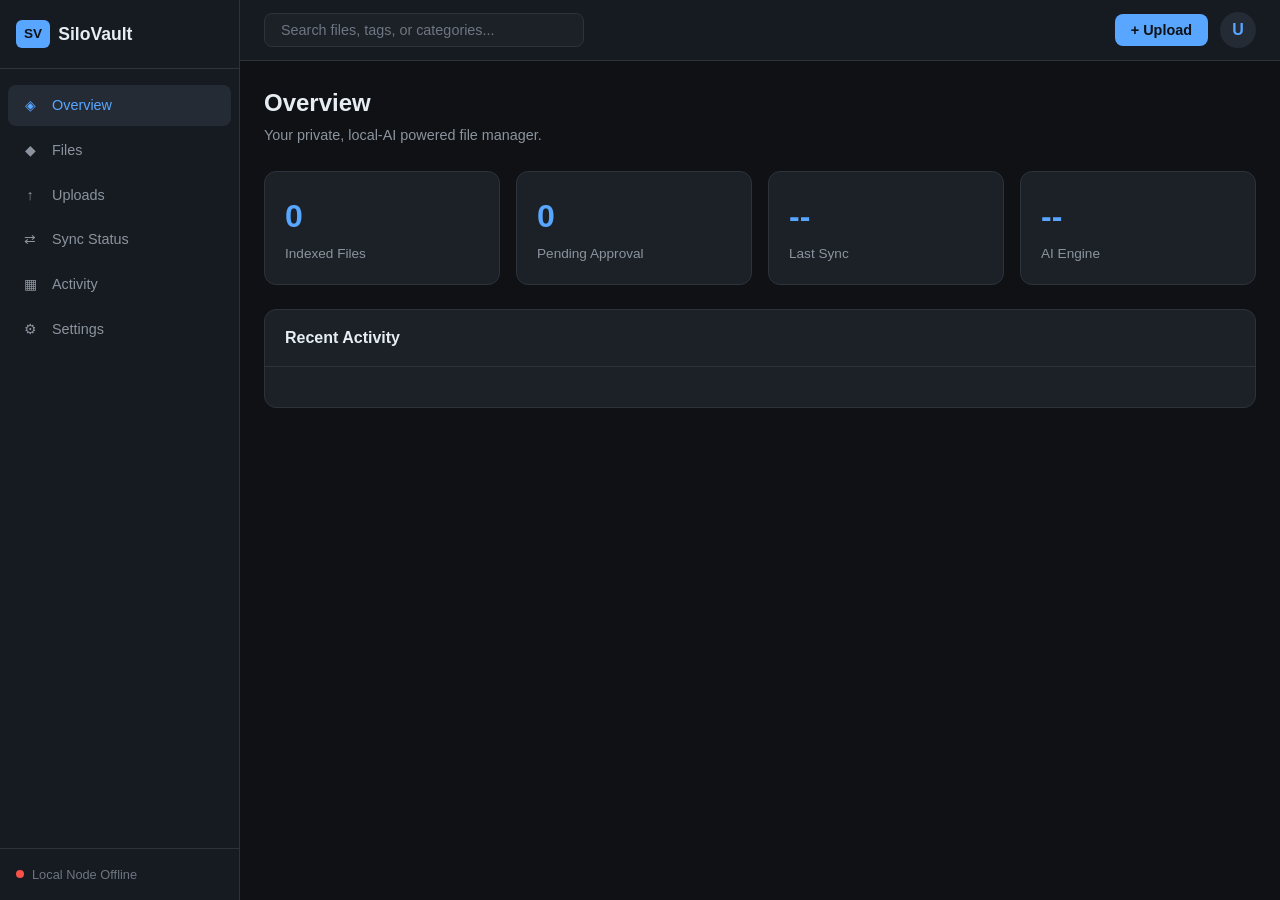
<file: frontend/index.html>
<!DOCTYPE html>
<html lang="en">
<head>
    <meta charset="UTF-8">
    <meta name="viewport" content="width=device-width, initial-scale=1.0">
    <title>SiloVault</title>
    <meta name="sv-cache-version" content="2">
    <link rel="stylesheet" href="css/style.css">
    <link rel="manifest" href="manifest.json">
</head>
<body>
    <div class="app-layout">
        <!-- Sidebar Navigation -->
        <aside class="sidebar">
            <div class="sidebar-header">
                <div class="logo">
                    <span class="logo-mark">SV</span>
                    <span class="logo-text">SiloVault</span>
                </div>
            </div>
            <nav class="nav-menu">
                <a href="#dashboard" class="nav-item active" data-view="dashboard">
                    <span class="nav-icon">◈</span> Overview
                </a>
                <a href="#files" class="nav-item" data-view="files">
                    <span class="nav-icon">◆</span> Files
                </a>
                <a href="#uploads" class="nav-item" data-view="uploads">
                    <span class="nav-icon">↑</span> Uploads
                </a>
                <a href="#sync" class="nav-item" data-view="sync">
                    <span class="nav-icon">⇄</span> Sync Status
                </a>
                <a href="#activity" class="nav-item" data-view="activity">
                    <span class="nav-icon">▦</span> Activity
                </a>
                <a href="#settings" class="nav-item" data-view="settings">
                    <span class="nav-icon">⚙</span> Settings
                </a>
            </nav>
            <div class="sidebar-footer">
                <span class="status-dot offline"></span>
                <span class="status-text">Local Node Offline</span>
            </div>
        </aside>

        <!-- Main Content -->
        <main class="main-content">
            <header class="topbar">
                <div class="search-box">
                    <input type="text" placeholder="Search files, tags, or categories..." id="search-input">
                </div>
                <div class="topbar-actions">
                    <button class="btn-primary" id="upload-btn">+ Upload</button>
                    <div class="user-avatar" title="Local User">U</div>
                </div>
            </header>

            <section class="view-container" id="view-container">
                <!-- Dashboard Overview -->
                <div class="view active" id="view-dashboard">
                    <h1 class="view-title">Overview</h1>
                    <p class="view-subtitle">Your private, local-AI powered file manager.</p>

                    <div class="stat-grid">
                        <div class="stat-card">
                            <div class="stat-value" id="stat-files">0</div>
                            <div class="stat-label">Indexed Files</div>
                        </div>
                        <div class="stat-card">
                            <div class="stat-value" id="stat-pending">0</div>
                            <div class="stat-label">Pending Approval</div>
                        </div>
                        <div class="stat-card">
                            <div class="stat-value" id="stat-sync">--</div>
                            <div class="stat-label">Last Sync</div>
                        </div>
                        <div class="stat-card">
                            <div class="stat-value" id="stat-ai">--</div>
                            <div class="stat-label">AI Engine</div>
                        </div>
                    </div>

                    <div class="panel">
                        <div class="panel-header">
                            <h2>Recent Activity</h2>
                        </div>
                        <div class="panel-body" id="recent-activity">
                            <p class="placeholder-text">No recent activity. Upload files to begin.</p>
                        </div>
                    </div>
                </div>

                <!-- Files View -->
                <div class="view" id="view-files">
                    <h1 class="view-title">Files</h1>
                    <p class="view-subtitle">Browse and manage your indexed files.</p>
                    <div class="panel">
                        <div class="panel-body" id="file-list">
                            <p class="placeholder-text">File indexing is not yet initialized.</p>
                        </div>
                    </div>
                </div>

                <!-- Uploads View -->
                <div class="view" id="view-uploads">
                    <h1 class="view-title">Uploads</h1>
                    <p class="view-subtitle">Upload photos, videos, and documents.</p>
                    <div class="upload-provider-bar">
                        <label for="upload-provider-select" class="upload-provider-label">Target:</label>
                        <select id="upload-provider-select" class="upload-provider-select">
                            <option value="LOCAL">Local Disk</option>
                            <option value="GOOGLE_DRIVE">Google Drive</option>
                        </select>
                    </div>
                    <div class="upload-zone" id="upload-zone">
                        <div class="upload-icon">↑</div>
                        <p>Drag and drop files here</p>
                        <p class="upload-hint">or click to select files from your device</p>
                        <input type="file" id="file-input" multiple hidden>
                    </div>
                    <div class="upload-queue" id="upload-queue">
                        <p class="placeholder-text">No active uploads.</p>
                    </div>
                </div>

                <!-- Sync View -->
                <div class="view" id="view-sync">
                    <h1 class="view-title">Synchronization</h1>
                    <p class="view-subtitle">Monitor cloud inbox sync and processing states.</p>
                    <div class="panel">
                        <div class="panel-body" id="sync-status">
                            <p class="placeholder-text">Sync service has not started.</p>
                        </div>
                    </div>
                </div>

                <!-- Activity View -->
                <div class="view" id="view-activity">
                    <h1 class="view-title">Activity History</h1>
                    <p class="view-subtitle">Review file operations and audit logs.</p>
                    <div class="panel">
                        <div class="panel-body" id="activity-log">
                            <p class="placeholder-text">No activity records yet.</p>
                        </div>
                    </div>
                </div>

                <!-- Settings View -->
                <div class="view" id="view-settings">
                    <h1 class="view-title">Settings</h1>
                    <p class="view-subtitle">Configure local backend and cloud integrations.</p>
                    <div class="panel">
                        <div class="panel-body">
                            <p class="placeholder-text">Settings panel is not yet implemented.</p>
                        </div>
                    </div>
                </div>
            </section>
        </main>
    </div>

    <script type="module" src="js/app.js"></script>
</body>
</html>
</file>
<file: frontend/css/style.css>
/* SiloVault — Dark-first dashboard styles */

:root {
    --bg-primary: #0f1115;
    --bg-secondary: #161a21;
    --bg-card: #1c2128;
    --bg-hover: #252b35;
    --border: #2d333b;
    --text-primary: #e6edf3;
    --text-secondary: #8b949e;
    --text-muted: #6e7681;
    --accent: #58a6ff;
    --accent-hover: #79b8ff;
    --success: #3fb950;
    --warning: #d29922;
    --danger: #f85149;
    --sidebar-width: 240px;
}

* {
    margin: 0;
    padding: 0;
    box-sizing: border-box;
}

body {
    font-family: -apple-system, BlinkMacSystemFont, "Segoe UI", Roboto, sans-serif;
    background-color: var(--bg-primary);
    color: var(--text-primary);
    line-height: 1.5;
}

/* Layout */
.app-layout {
    display: flex;
    min-height: 100vh;
}

/* Sidebar */
.sidebar {
    width: var(--sidebar-width);
    background-color: var(--bg-secondary);
    border-right: 1px solid var(--border);
    display: flex;
    flex-direction: column;
    position: fixed;
    top: 0;
    left: 0;
    bottom: 0;
    z-index: 100;
}

.sidebar-header {
    padding: 1.25rem 1rem;
    border-bottom: 1px solid var(--border);
}

.logo {
    display: flex;
    align-items: center;
    gap: 0.5rem;
}

.logo-mark {
    background: var(--accent);
    color: var(--bg-primary);
    font-weight: 700;
    font-size: 0.85rem;
    padding: 0.25rem 0.5rem;
    border-radius: 6px;
}

.logo-text {
    font-size: 1.1rem;
    font-weight: 600;
}

.nav-menu {
    flex: 1;
    padding: 1rem 0.5rem;
    display: flex;
    flex-direction: column;
    gap: 0.25rem;
}

.nav-item {
    display: flex;
    align-items: center;
    gap: 0.75rem;
    padding: 0.6rem 0.75rem;
    border-radius: 8px;
    color: var(--text-secondary);
    text-decoration: none;
    font-size: 0.9rem;
    transition: background 0.15s, color 0.15s;
}

.nav-item:hover {
    background-color: var(--bg-hover);
    color: var(--text-primary);
}

.nav-item.active {
    background-color: var(--bg-hover);
    color: var(--accent);
    font-weight: 500;
}

.nav-icon {
    width: 1.25rem;
    text-align: center;
}

.sidebar-footer {
    padding: 1rem;
    border-top: 1px solid var(--border);
    display: flex;
    align-items: center;
    gap: 0.5rem;
    font-size: 0.8rem;
    color: var(--text-muted);
}

.status-dot {
    width: 8px;
    height: 8px;
    border-radius: 50%;
}

.status-dot.offline {
    background-color: var(--danger);
}

.status-dot.online {
    background-color: var(--success);
}

/* Main content */
.main-content {
    flex: 1;
    margin-left: var(--sidebar-width);
    display: flex;
    flex-direction: column;
}

/* Topbar */
.topbar {
    display: flex;
    align-items: center;
    justify-content: space-between;
    padding: 0.75rem 1.5rem;
    border-bottom: 1px solid var(--border);
    background-color: var(--bg-secondary);
    position: sticky;
    top: 0;
    z-index: 50;
}

.search-box input {
    background-color: var(--bg-card);
    border: 1px solid var(--border);
    border-radius: 8px;
    padding: 0.5rem 1rem;
    color: var(--text-primary);
    width: 320px;
    font-size: 0.9rem;
}

.search-box input::placeholder {
    color: var(--text-muted);
}

.search-box input:focus {
    outline: none;
    border-color: var(--accent);
}

.topbar-actions {
    display: flex;
    align-items: center;
    gap: 0.75rem;
}

.btn-primary {
    background-color: var(--accent);
    color: var(--bg-primary);
    border: none;
    border-radius: 8px;
    padding: 0.5rem 1rem;
    font-size: 0.9rem;
    font-weight: 600;
    cursor: pointer;
    transition: background 0.15s;
}

.btn-primary:hover {
    background-color: var(--accent-hover);
}

.user-avatar {
    width: 36px;
    height: 36px;
    border-radius: 50%;
    background-color: var(--bg-hover);
    display: flex;
    align-items: center;
    justify-content: center;
    font-weight: 600;
    color: var(--accent);
}

/* View container */
.view-container {
    flex: 1;
    padding: 1.5rem;
    overflow-y: auto;
}

.view {
    display: none;
}

.view.active {
    display: block;
}

.view-title {
    font-size: 1.5rem;
    font-weight: 700;
    margin-bottom: 0.25rem;
}

.view-subtitle {
    color: var(--text-secondary);
    margin-bottom: 1.5rem;
    font-size: 0.9rem;
}

/* Stat cards */
.stat-grid {
    display: grid;
    grid-template-columns: repeat(auto-fit, minmax(200px, 1fr));
    gap: 1rem;
    margin-bottom: 1.5rem;
}

.stat-card {
    background-color: var(--bg-card);
    border: 1px solid var(--border);
    border-radius: 12px;
    padding: 1.25rem;
}

.stat-value {
    font-size: 2rem;
    font-weight: 700;
    color: var(--accent);
    margin-bottom: 0.25rem;
}

.stat-label {
    font-size: 0.85rem;
    color: var(--text-secondary);
}

/* Panels */
.panel {
    background-color: var(--bg-card);
    border: 1px solid var(--border);
    border-radius: 12px;
    margin-bottom: 1rem;
}

.panel-header {
    padding: 1rem 1.25rem;
    border-bottom: 1px solid var(--border);
}

.panel-header h2 {
    font-size: 1rem;
    font-weight: 600;
}

.panel-body {
    padding: 1.25rem;
}

.placeholder-text {
    color: var(--text-muted);
    font-style: italic;
}

/* Upload provider selector */
.upload-provider-bar {
    display: flex;
    align-items: center;
    gap: 0.75rem;
    margin-bottom: 1rem;
}

.upload-provider-label {
    font-size: 0.9rem;
    color: var(--text-secondary);
    font-weight: 500;
}

.upload-provider-select {
    background-color: var(--bg-card);
    border: 1px solid var(--border);
    border-radius: 8px;
    padding: 0.4rem 0.75rem;
    color: var(--text-primary);
    font-size: 0.9rem;
    cursor: pointer;
    transition: border-color 0.15s;
}

.upload-provider-select:focus {
    outline: none;
    border-color: var(--accent);
}

/* Upload zone */
.upload-zone {
    border: 2px dashed var(--border);
    border-radius: 12px;
    padding: 3rem 1rem;
    text-align: center;
    cursor: pointer;
    transition: border-color 0.2s, background 0.2s;
    margin-bottom: 1rem;
}

.upload-zone:hover {
    border-color: var(--accent);
    background-color: var(--bg-card);
}

.upload-icon {
    font-size: 2.5rem;
    color: var(--accent);
    margin-bottom: 0.5rem;
}

.upload-hint {
    font-size: 0.85rem;
    color: var(--text-muted);
    margin-top: 0.5rem;
}

.upload-queue {
    background-color: var(--bg-card);
    border: 1px solid var(--border);
    border-radius: 12px;
    padding: 1.25rem;
}

/* File rows */
.file-row {
    display: flex;
    justify-content: space-between;
    align-items: center;
    padding: 0.75rem 0.5rem;
    border-bottom: 1px solid var(--border);
}

.file-row:last-child {
    border-bottom: none;
}

.file-row .file-name {
    font-weight: 500;
}

.file-row .file-meta {
    color: var(--text-secondary);
    font-size: 0.85rem;
    display: flex;
    align-items: center;
    gap: 0.5rem;
}

.file-info {
    display: flex;
    flex-direction: column;
    gap: 0.2rem;
    min-width: 0;
}

.file-subinfo {
    color: var(--text-muted);
    font-size: 0.78rem;
    white-space: nowrap;
    overflow: hidden;
    text-overflow: ellipsis;
}

/* Sync-state badges */
.sync-badge {
    display: inline-block;
    font-size: 0.72rem;
    font-weight: 600;
    letter-spacing: 0.03em;
    text-transform: uppercase;
    padding: 0.2rem 0.55rem;
    border-radius: 999px;
    white-space: nowrap;
    flex-shrink: 0;
    margin-left: 0.75rem;
}

.sync-completed {
    color: var(--success);
    background: rgba(63, 185, 80, 0.12);
    border: 1px solid rgba(63, 185, 80, 0.3);
}

.sync-failed {
    color: var(--danger);
    background: rgba(248, 81, 73, 0.12);
    border: 1px solid rgba(248, 81, 73, 0.3);
}

.sync-pending {
    color: var(--warning);
    background: rgba(210, 153, 34, 0.12);
    border: 1px solid rgba(210, 153, 34, 0.3);
}

/* Download action button */
.btn-download {
    display: inline-flex;
    align-items: center;
    gap: 0.3rem;
    font-size: 0.75rem;
    font-weight: 600;
    padding: 0.2rem 0.6rem;
    border-radius: 6px;
    border: 1px solid var(--accent);
    background: transparent;
    color: var(--accent);
    cursor: pointer;
    transition: background 0.15s, color 0.15s;
    white-space: nowrap;
}

.btn-download:hover {
    background: var(--accent);
    color: var(--bg-primary);
}

.btn-download:disabled {
    opacity: 0.6;
    cursor: not-allowed;
}

.btn-download-error {
    border-color: var(--danger);
    color: var(--danger);
}

/* Delete action button */
.btn-delete {
    display: inline-flex;
    align-items: center;
    gap: 0.3rem;
    font-size: 0.75rem;
    font-weight: 600;
    padding: 0.2rem 0.6rem;
    border-radius: 6px;
    border: 1px solid var(--danger);
    background: transparent;
    color: var(--danger);
    cursor: pointer;
    transition: background 0.15s, color 0.15s;
    white-space: nowrap;
    margin-left: 0.4rem;
}

.btn-delete:hover {
    background: var(--danger);
    color: var(--bg-primary);
}

.btn-delete:disabled {
    opacity: 0.6;
    cursor: not-allowed;
}

/* Upload queue entries */
.queue-entry {
    display: flex;
    align-items: center;
    gap: 0.75rem;
    padding: 0.6rem 0.25rem;
    border-bottom: 1px solid var(--border);
}

.queue-entry:last-child {
    border-bottom: none;
}

.queue-entry .file-name {
    flex: 1;
}

.file-size {
    color: var(--text-secondary);
    font-size: 0.8rem;
}

.queue-status {
    font-size: 0.75rem;
    padding: 0.15rem 0.5rem;
    border-radius: 999px;
}

.queue-status.pending {
    color: var(--warning);
    background: rgba(210, 153, 34, 0.15);
}

.queue-status.uploading {
    color: var(--accent);
    background: rgba(88, 166, 255, 0.12);
    animation: pulse 1.2s ease-in-out infinite;
}

.queue-status.success {
    color: var(--success);
    background: rgba(63, 185, 80, 0.12);
}

.queue-status.failed {
    color: var(--danger);
    background: rgba(248, 81, 73, 0.12);
}

@keyframes pulse {
    0%, 100% { opacity: 1; }
    50% { opacity: 0.5; }
}

/* Activity History View */
.activity-list {
    display: flex;
    flex-direction: column;
    gap: 0.5rem;
}

.activity-item {
    display: flex;
    align-items: flex-start;
    gap: 0.75rem;
    padding: 0.75rem 1rem;
    background-color: var(--bg-card);
    border: 1px solid var(--border);
    border-radius: 8px;
}

.activity-icon {
    width: 32px;
    height: 32px;
    border-radius: 50%;
    display: flex;
    align-items: center;
    justify-content: center;
    font-size: 1rem;
    font-weight: bold;
    flex-shrink: 0;
    margin-top: 0.125rem;
}

.action-UPLOAD {
    background: rgba(63, 185, 80, 0.15);
    color: var(--success);
    border: 1px solid rgba(63, 185, 80, 0.3);
}

.action-DOWNLOAD {
    background: rgba(88, 166, 255, 0.15);
    color: var(--accent);
    border: 1px solid rgba(88, 166, 255, 0.3);
}

.action-DELETE {
    background: rgba(248, 81, 73, 0.15);
    color: var(--danger);
    border: 1px solid rgba(248, 81, 73, 0.3);
}

.activity-info {
    flex: 1;
    min-width: 0;
}

.activity-main {
    font-weight: 500;
    font-size: 0.95rem;
    color: var(--text-primary);
}

.activity-sub {
    font-size: 0.8rem;
    color: var(--text-secondary);
    margin-top: 0.25rem;
}

.activity-time {
    font-size: 0.78rem;
    color: var(--text-muted);
    white-space: nowrap;
    text-align: right;
    flex-shrink: 0;
}

.btn-load-more {
    display: inline-flex;
    align-items: center;
    justify-content: center;
    gap: 0.3rem;
    font-size: 0.85rem;
    font-weight: 500;
    padding: 0.5rem 1rem;
    border-radius: 6px;
    border: 1px solid var(--border);
    background: var(--bg-card);
    color: var(--text-secondary);
    cursor: pointer;
    transition: background 0.15s, color 0.15s;
    margin-top: 0.5rem;
}

.btn-load-more:hover:not(:disabled) {
    background: var(--bg-hover);
    color: var(--text-primary);
    border-color: var(--accent);
}

.btn-load-more:disabled {
    opacity: 0.6;
    cursor: not-allowed;
}

/* Responsive */
@media (max-width: 768px) {
    .sidebar {
        width: 100%;
        height: auto;
        position: relative;
        flex-direction: row;
        align-items: center;
        overflow-x: auto;
    }

    .sidebar-header {
        border-bottom: none;
        border-right: 1px solid var(--border);
        padding: 0.75rem;
    }

    .nav-menu {
        flex-direction: row;
        padding: 0.5rem;
    }

    .nav-item {
        white-space: nowrap;
    }

    .sidebar-footer {
        display: none;
    }

    .main-content {
        margin-left: 0;
    }

    .topbar {
        flex-wrap: wrap;
        gap: 0.5rem;
    }

    .search-box input {
        width: 100%;
    }
}
</file>
